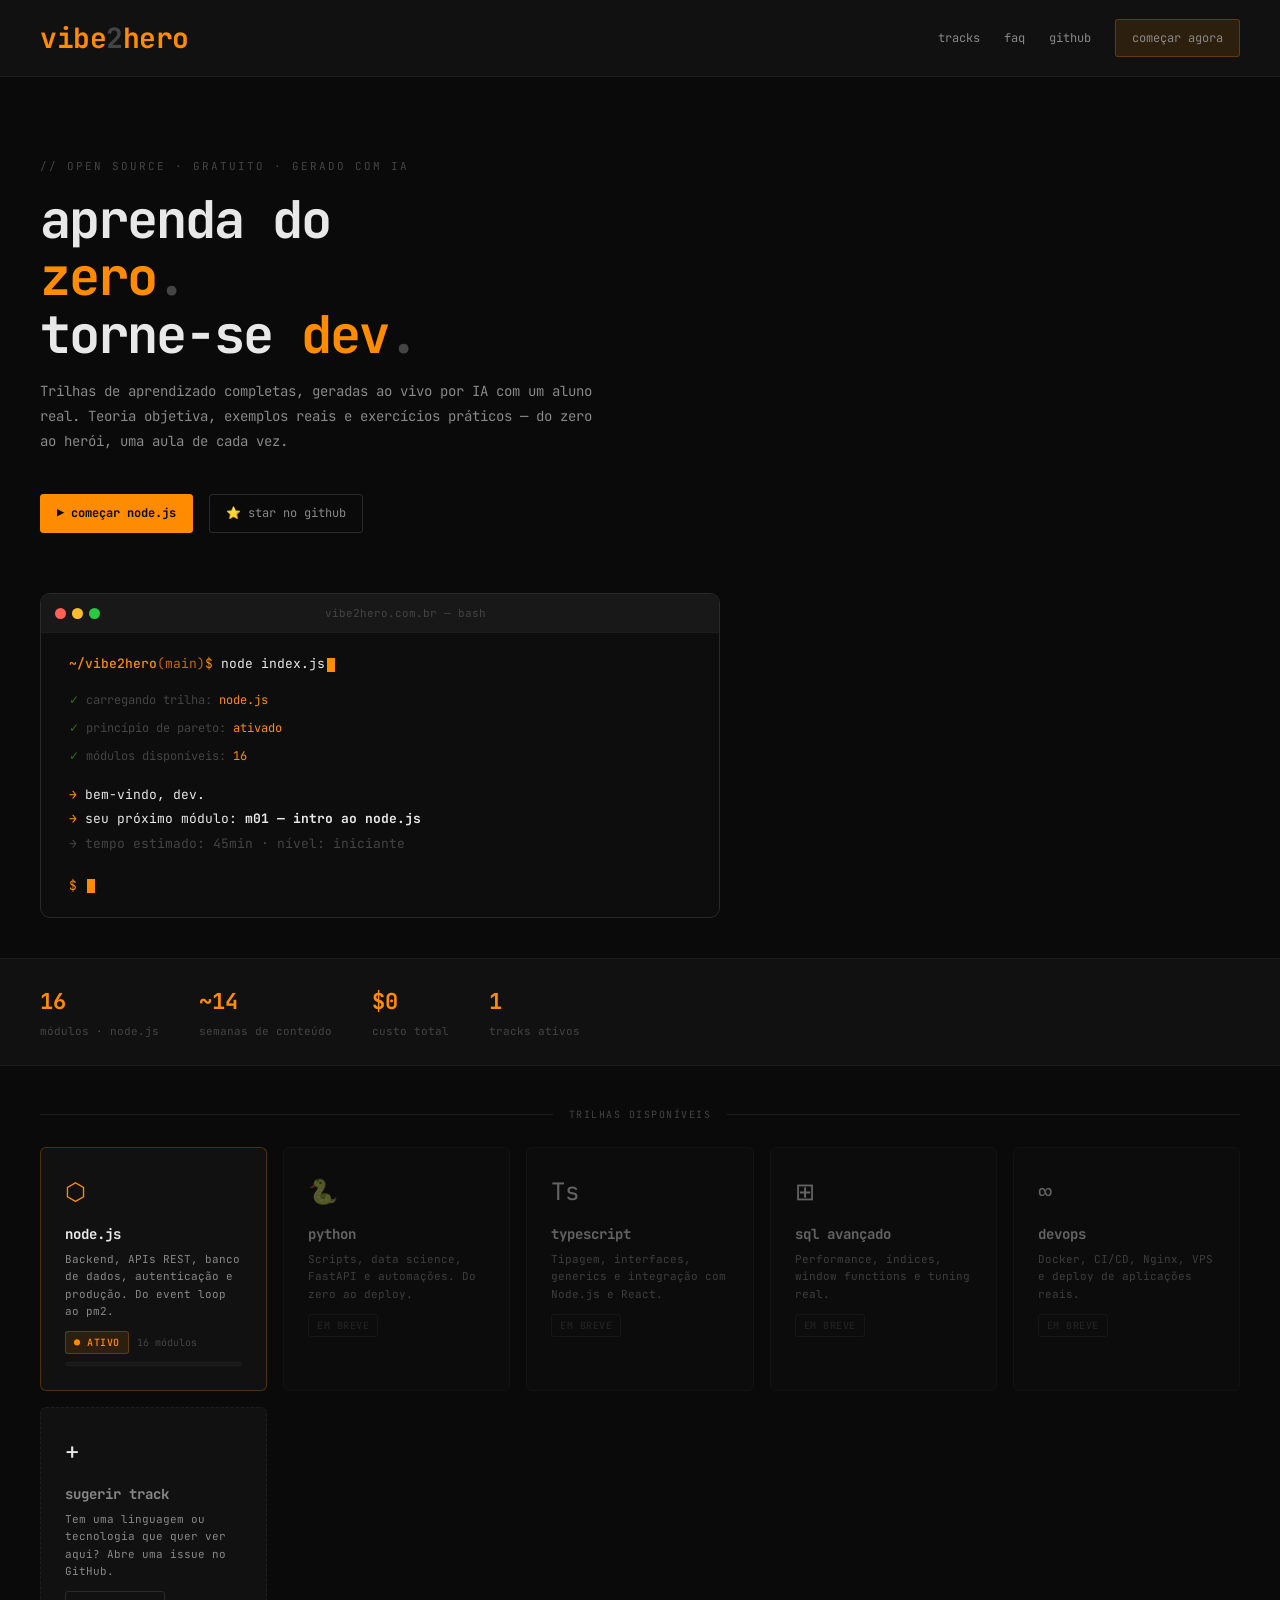
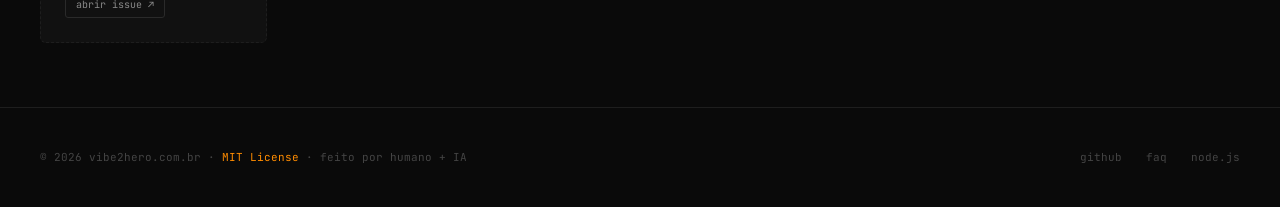
<file: index.html>
<!DOCTYPE html>
<html lang="pt-BR">
<head>
  <meta charset="UTF-8">
  <meta name="viewport" content="width=device-width, initial-scale=1.0">
  <meta name="description" content="vibe2hero — aprenda programação do zero com trilhas geradas por IA. Gratuito, open source, em português.">
  <title>vibe2hero — aprenda do zero. torne-se dev.</title>
  <link rel="stylesheet" href="assets/css/global.css">
  <style>
    /* Estilos exclusivos da home */
    .hero {
      padding: 80px var(--space-xl) 60px;
      max-width: 860px;
    }
    .hero__eyebrow {
      font-size: 11px;
      color: var(--text-muted);
      text-transform: uppercase;
      letter-spacing: 2px;
      margin-bottom: var(--space-md);
    }
    .hero__title {
      font-size: 52px;
      font-weight: 700;
      line-height: 1.1;
      letter-spacing: -2px;
      margin-bottom: var(--space-md);
    }
    .hero__title .accent { color: var(--orange); }
    .hero__title .dim    { color: var(--text-muted); }
    .hero__sub {
      font-size: 14px;
      color: var(--text-secondary);
      line-height: 1.8;
      max-width: 560px;
      margin-bottom: var(--space-xl);
    }
    .hero__actions { display: flex; gap: var(--space-md); flex-wrap: wrap; }

    .terminal-hero {
      margin: 0 var(--space-xl) var(--space-xl);
      max-width: 680px;
    }

    .tracks-section {
      padding: 0 var(--space-xl) var(--space-2xl);
    }
    .tracks-section__header {
      margin-bottom: var(--space-lg);
    }

    .stats-strip {
      display: flex;
      gap: var(--space-xl);
      padding: var(--space-lg) var(--space-xl);
      border-top: 1px solid var(--border-subtle);
      border-bottom: 1px solid var(--border-subtle);
      margin-bottom: var(--space-xl);
      background: var(--bg-surface);
    }
    .stat { }
    .stat__num   { font-size: 22px; font-weight: 700; color: var(--orange); }
    .stat__label { font-size: 11px; color: var(--text-muted); margin-top: 2px; }

    .footer {
      padding: var(--space-xl);
      border-top: 1px solid var(--border-subtle);
      display: flex;
      align-items: center;
      justify-content: space-between;
      flex-wrap: wrap;
      gap: var(--space-md);
    }
    .footer__copy { font-size: 11px; color: var(--text-muted); }
    .footer__links { display: flex; gap: var(--space-lg); }
    .footer__links a { font-size: 11px; color: var(--text-muted); }
    .footer__links a:hover { color: var(--orange); opacity: 1; }

    .nav {
      display: flex;
      align-items: center;
      padding: 14px var(--space-xl);
      border-bottom: 1px solid var(--border-subtle);
      background: var(--bg-surface);
      position: sticky;
      top: 0;
      z-index: 100;
    }
    .nav__logo { flex: 1; }
    .nav__links { display: flex; gap: var(--space-lg); align-items: center; }
    .nav__links a { font-size: 12px; color: var(--text-secondary); }
    .nav__links a:hover { color: var(--orange); opacity: 1; }
  </style>
</head>
<body>

  <!-- NAV -->
  <nav class="nav">
    <div class="nav__logo">
      <span class="t-logo">
        <span>vibe</span><span style="color:var(--text-muted)">2</span><span>hero</span>
      </span>
    </div>
    <div class="nav__links">
      <a href="#tracks">tracks</a>
      <a href="faq/index.html">faq</a>
      <a href="https://github.com/seuusuario/vibe2hero" target="_blank">github</a>
      <a href="tracks/nodejs/index.html" class="btn btn--orange-ghost">começar agora</a>
    </div>
  </nav>

  <!-- HERO -->
  <section class="hero">
    <p class="hero__eyebrow">// open source · gratuito · gerado com ia</p>
    <h1 class="hero__title">
      aprenda do<br>
      <span class="accent">zero</span><span class="dim">.</span><br>
      torne-se <span class="accent">dev</span><span class="dim">.</span>
    </h1>
    <p class="hero__sub">
      Trilhas de aprendizado completas, geradas ao vivo por IA com um aluno real.
      Teoria objetiva, exemplos reais e exercícios práticos — do zero ao herói,
      uma aula de cada vez.
    </p>
    <div class="hero__actions">
      <a href="tracks/nodejs/index.html" class="btn btn--primary">▶ começar node.js</a>
      <a href="https://github.com/seuusuario/vibe2hero" class="btn btn--ghost" target="_blank">⭐ star no github</a>
    </div>
  </section>

  <!-- TERMINAL ANIMADO -->
  <div class="terminal-hero">
    <div class="terminal">
      <div class="terminal__bar">
        <div class="terminal__dot terminal__dot--r"></div>
        <div class="terminal__dot terminal__dot--y"></div>
        <div class="terminal__dot terminal__dot--g"></div>
        <span class="terminal__title">vibe2hero.com.br — bash</span>
      </div>
      <div class="terminal__body" style="padding: 20px 28px;">
        <div class="prompt" style="margin-bottom:4px;">
          <span class="prompt__dir">~/vibe2hero</span>
          <span class="prompt__git"> (main)</span>
          <span class="prompt__sym"> $ </span>
          <span class="prompt__cmd">node index.js</span>
        </div>
        <div style="margin-top:14px; margin-left: 0;">
          <div style="font-size:12px; color: var(--text-muted); margin-bottom:8px;">
            <span style="color:#3b6d11;">✓</span> carregando trilha: <span style="color:var(--orange);">node.js</span>
          </div>
          <div style="font-size:12px; color: var(--text-muted); margin-bottom:8px;">
            <span style="color:#3b6d11;">✓</span> princípio de pareto: <span style="color:var(--orange);">ativado</span>
          </div>
          <div style="font-size:12px; color: var(--text-muted); margin-bottom:16px;">
            <span style="color:#3b6d11;">✓</span> módulos disponíveis: <span style="color:var(--orange);">16</span>
          </div>
          <div style="font-size:13px; color: var(--text-primary); line-height:1.9;">
            <span style="color:var(--orange);">→</span> bem-vindo, dev.<br>
            <span style="color:var(--orange);">→</span> seu próximo módulo: <span style="color:#e8e8e8; font-weight:700;">m01 — intro ao node.js</span><br>
            <span style="color:var(--text-muted);">→ tempo estimado: 45min · nível: iniciante</span>
          </div>
        </div>
        <div class="prompt" style="margin-top:18px;">
          <span class="prompt__sym">$ </span>
          <span class="prompt__cursor"></span>
        </div>
      </div>
    </div>
  </div>

  <!-- STATS -->
  <div class="stats-strip">
    <div class="stat">
      <div class="stat__num">16</div>
      <div class="stat__label">módulos · node.js</div>
    </div>
    <div class="stat">
      <div class="stat__num">~14</div>
      <div class="stat__label">semanas de conteúdo</div>
    </div>
    <div class="stat">
      <div class="stat__num">$0</div>
      <div class="stat__label">custo total</div>
    </div>
    <div class="stat">
      <div class="stat__num" id="stat-tracks">1</div>
      <div class="stat__label">tracks ativos</div>
    </div>
  </div>

  <!-- TRACKS -->
  <section class="tracks-section" id="tracks">
    <div class="tracks-section__header">
      <div class="section-divider">
        <span class="section-divider__label">trilhas disponíveis</span>
      </div>
    </div>

    <div class="track-grid">

      <!-- Node.js — ativo -->
      <a href="tracks/nodejs/index.html" class="track-card track-card--active">
        <div class="track-card__icon">⬡</div>
        <div class="track-card__name">node.js</div>
        <div class="track-card__desc">
          Backend, APIs REST, banco de dados, autenticação e produção.
          Do event loop ao pm2.
        </div>
        <div style="margin-top:10px; display:flex; align-items:center; gap:8px;">
          <span class="badge badge--track">● ativo</span>
          <span style="font-size:10px; color:var(--text-muted);">16 módulos</span>
        </div>
        <div class="progress mt-sm">
          <div class="progress__track">
            <div class="progress__fill" id="nodejs-progress" style="width:0%"></div>
          </div>
        </div>
      </a>

      <!-- Python — em breve -->
      <div class="track-card track-card--soon">
        <div class="track-card__icon">🐍</div>
        <div class="track-card__name">python</div>
        <div class="track-card__desc">
          Scripts, data science, FastAPI e automações.
          Do zero ao deploy.
        </div>
        <div style="margin-top:10px;">
          <span class="badge badge--soon">em breve</span>
        </div>
      </div>

      <!-- TypeScript — em breve -->
      <div class="track-card track-card--soon">
        <div class="track-card__icon">Ts</div>
        <div class="track-card__name">typescript</div>
        <div class="track-card__desc">
          Tipagem, interfaces, generics e integração com Node.js e React.
        </div>
        <div style="margin-top:10px;">
          <span class="badge badge--soon">em breve</span>
        </div>
      </div>

      <!-- SQL Avançado — em breve -->
      <div class="track-card track-card--soon">
        <div class="track-card__icon">⊞</div>
        <div class="track-card__name">sql avançado</div>
        <div class="track-card__desc">
          Performance, índices, window functions e tuning real.
        </div>
        <div style="margin-top:10px;">
          <span class="badge badge--soon">em breve</span>
        </div>
      </div>

      <!-- DevOps — em breve -->
      <div class="track-card track-card--soon">
        <div class="track-card__icon">∞</div>
        <div class="track-card__name">devops</div>
        <div class="track-card__desc">
          Docker, CI/CD, Nginx, VPS e deploy de aplicações reais.
        </div>
        <div style="margin-top:10px;">
          <span class="badge badge--soon">em breve</span>
        </div>
      </div>

      <!-- Contribua — card especial -->
      <div class="track-card" style="border-style:dashed; cursor:default;">
        <div class="track-card__icon">+</div>
        <div class="track-card__name" style="color:var(--text-secondary);">sugerir track</div>
        <div class="track-card__desc">
          Tem uma linguagem ou tecnologia que quer ver aqui?
          Abre uma issue no GitHub.
        </div>
        <div style="margin-top:10px;">
          <a href="https://github.com/seuusuario/vibe2hero/issues" target="_blank" class="btn btn--ghost" style="font-size:10px; padding:4px 10px;">abrir issue ↗</a>
        </div>
      </div>

    </div>
  </section>

  <!-- FOOTER -->
  <footer class="footer">
    <span class="footer__copy">
      © 2026 vibe2hero.com.br · <span style="color:var(--orange);">MIT License</span> · feito por humano + IA
    </span>
    <div class="footer__links">
      <a href="https://github.com/seuusuario/vibe2hero" target="_blank">github</a>
      <a href="faq/index.html">faq</a>
      <a href="tracks/nodejs/index.html">node.js</a>
    </div>
  </footer>

  <script src="assets/js/app.js"></script>
</body>
</html>
</file>
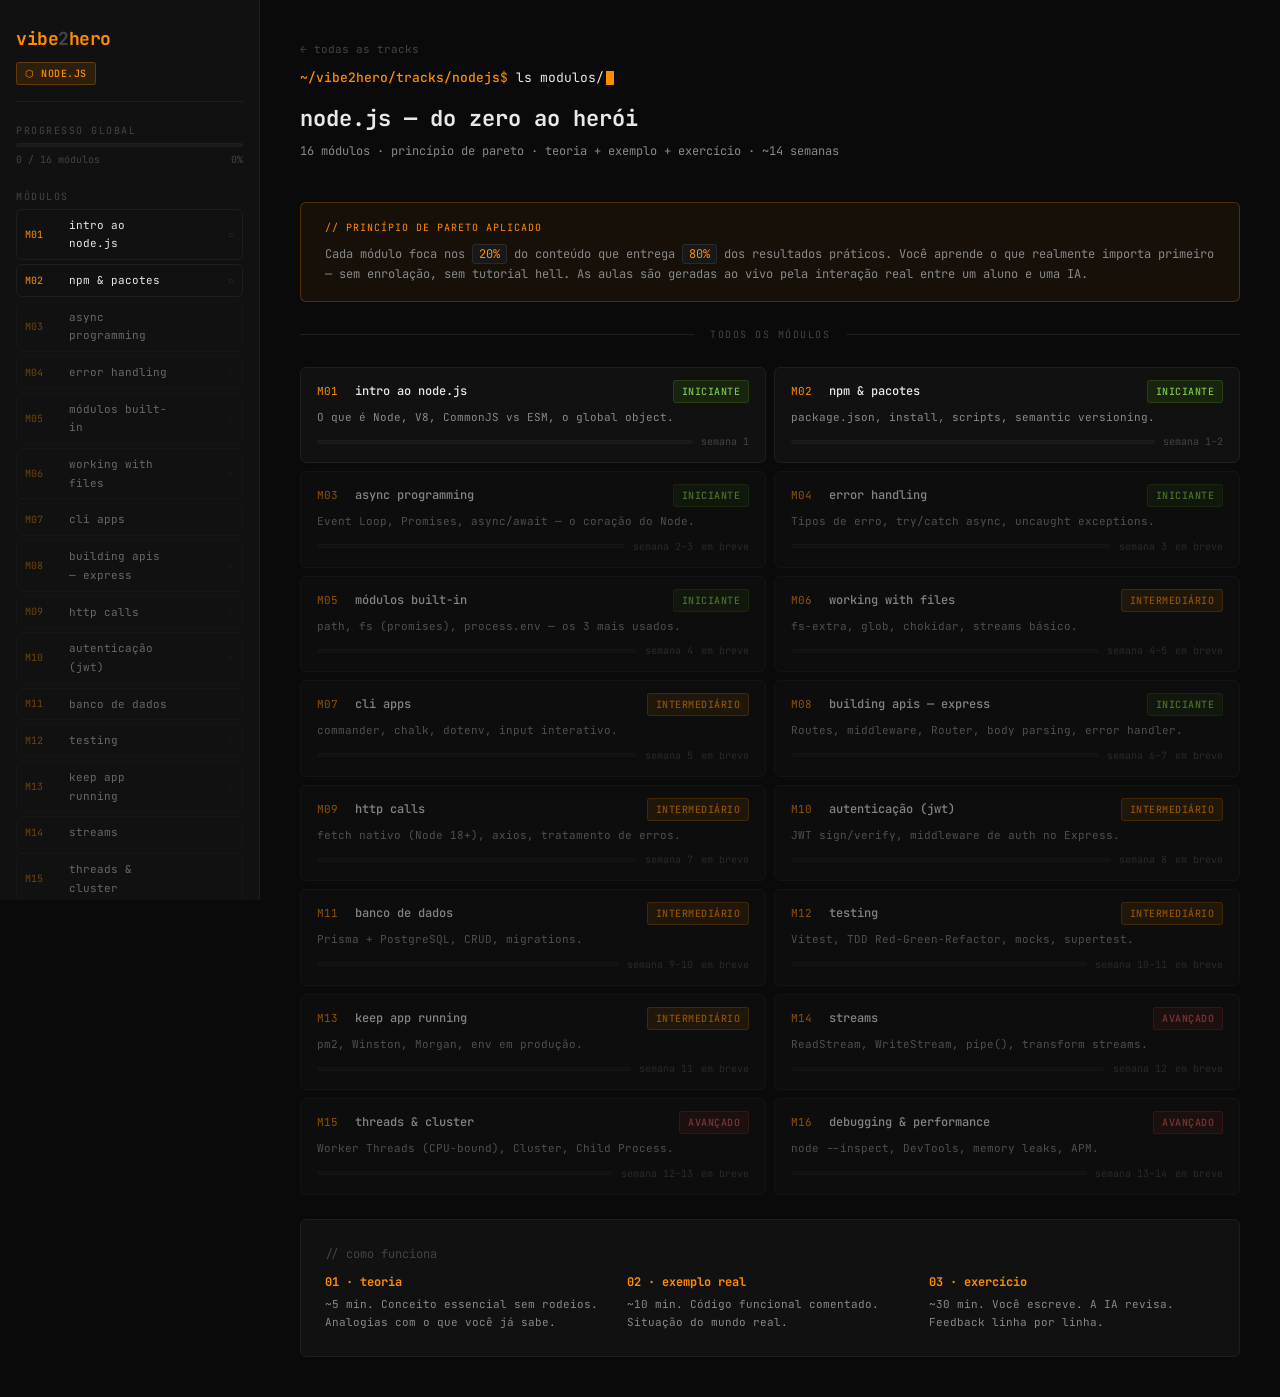
<file: tracks/nodejs/index.html>
<!DOCTYPE html>
<html lang="pt-BR">
<head>
  <meta charset="UTF-8">
  <meta name="viewport" content="width=device-width, initial-scale=1.0">
  <meta name="description" content="Aprenda Node.js do zero com o princípio de Pareto. 16 módulos, gratuito, em português.">
  <title>node.js — vibe2hero</title>
  <link rel="stylesheet" href="../../assets/css/global.css">
  <style>
    .page-wrap {
      display: grid;
      grid-template-columns: var(--sidebar-w) 1fr;
      min-height: 100vh;
    }

    /* SIDEBAR */
    .sidebar {
      background: var(--bg-surface);
      border-right: 1px solid var(--border-subtle);
      padding: var(--space-lg) var(--space-md);
      position: sticky;
      top: 0;
      height: 100vh;
      overflow-y: auto;
      display: flex;
      flex-direction: column;
      gap: var(--space-md);
    }
    .sidebar__logo { padding-bottom: var(--space-md); border-bottom: 1px solid var(--border-subtle); }
    .sidebar__section-label {
      font-size: 10px;
      color: var(--text-muted);
      text-transform: uppercase;
      letter-spacing: 1.5px;
      padding: var(--space-xs) 0;
    }
    .sidebar__modules { display: flex; flex-direction: column; gap: 4px; }
    .sidebar__progress { margin-top: auto; padding-top: var(--space-md); border-top: 1px solid var(--border-subtle); }

    /* MAIN */
    .main { padding: var(--space-xl); }
    .main__header { margin-bottom: var(--space-xl); }
    .main__header-top {
      display: flex;
      align-items: center;
      gap: var(--space-md);
      margin-bottom: var(--space-sm);
    }
    .back-link { font-size: 11px; color: var(--text-muted); }
    .back-link:hover { color: var(--orange); opacity: 1; }

    /* GRID DE MÓDULOS */
    .modules-grid {
      display: grid;
      grid-template-columns: 1fr 1fr;
      gap: 8px;
      margin-top: var(--space-lg);
    }
    .module-item {
      background: var(--bg-surface);
      border: 1px solid var(--border-subtle);
      border-radius: var(--radius-md);
      padding: 12px var(--space-md);
      text-decoration: none;
      display: block;
      transition: all var(--transition);
    }
    .module-item:hover { border-color: var(--orange-border); background: var(--bg-elevated); opacity: 1; }
    .module-item__top { display: flex; align-items: center; gap: 8px; margin-bottom: 6px; }
    .module-item__num { font-size: 11px; color: var(--orange); min-width: 30px; }
    .module-item__name { font-size: 12px; color: var(--text-primary); font-weight: 500; flex: 1; }
    .module-item__desc { font-size: 11px; color: var(--text-secondary); line-height: 1.5; margin-bottom: 8px; }
    .module-item__footer { display: flex; align-items: center; gap: 8px; }
    .module-item__weeks { font-size: 10px; color: var(--text-muted); }

    /* INFO CARD */
    .info-card {
      background: var(--bg-surface);
      border: 1px solid var(--border-subtle);
      border-radius: var(--radius-md);
      padding: var(--space-lg);
      margin-top: var(--space-lg);
    }
    .info-card__title { font-size: 12px; color: var(--text-muted); margin-bottom: var(--space-sm); }

    /* PARETO BOX */
    .pareto-box {
      background: rgba(255,140,0,0.05);
      border: 1px solid var(--orange-border);
      border-radius: var(--radius-md);
      padding: var(--space-md) var(--space-lg);
      margin-top: var(--space-lg);
    }
    .pareto-box__label { font-size: 10px; color: var(--orange); text-transform: uppercase; letter-spacing: 1px; margin-bottom: 8px; }
    .pareto-box__text  { font-size: 12px; color: var(--text-secondary); line-height: 1.7; }
  </style>
</head>
<body>

<div class="page-wrap">

  <!-- SIDEBAR -->
  <aside class="sidebar">
    <div class="sidebar__logo">
      <a href="../../index.html" style="text-decoration:none;">
        <span class="t-logo" style="font-size:18px;">
          <span>vibe</span><span style="color:var(--text-muted)">2</span><span>hero</span>
        </span>
      </a>
      <div style="margin-top:6px;">
        <span class="badge badge--track">⬡ node.js</span>
      </div>
    </div>

    <div>
      <div class="sidebar__section-label">progresso global</div>
      <div class="progress">
        <div class="progress__track">
          <div class="progress__fill" id="sidebar-progress-fill" style="width:0%"></div>
        </div>
        <div class="progress__label">
          <span id="sidebar-done">0 / 16 módulos</span>
          <span id="sidebar-pct">0%</span>
        </div>
      </div>
    </div>

    <div>
      <div class="sidebar__section-label">módulos</div>
      <div class="sidebar__modules" id="sidebar-modules">
        <!-- gerado via JS -->
      </div>
    </div>

    <div class="sidebar__progress">
      <a href="../../faq/index.html" style="font-size:11px; color:var(--text-muted);">dúvidas frequentes →</a>
    </div>
  </aside>

  <!-- MAIN -->
  <main class="main">

    <div class="main__header">
      <div class="main__header-top">
        <a href="../../index.html" class="back-link">← todas as tracks</a>
      </div>

      <div class="prompt" style="margin-bottom:var(--space-md);">
        <span class="prompt__dir">~/vibe2hero/tracks/nodejs</span>
        <span class="prompt__sym"> $ </span>
        <span class="prompt__cmd">ls modulos/</span>
      </div>

      <h1 class="t-h1">node.js — do zero ao herói</h1>
      <p class="t-muted" style="margin-top:8px; line-height:1.7;">
        16 módulos · princípio de pareto · teoria + exemplo + exercício · ~14 semanas
      </p>
    </div>

    <!-- PARETO BOX -->
    <div class="pareto-box">
      <div class="pareto-box__label">// princípio de pareto aplicado</div>
      <div class="pareto-box__text">
        Cada módulo foca nos <code>20%</code> do conteúdo que entrega <code>80%</code> dos resultados práticos.
        Você aprende o que realmente importa primeiro — sem enrolação, sem tutorial hell.
        As aulas são geradas ao vivo pela interação real entre um aluno e uma IA.
      </div>
    </div>

    <!-- GRID DE MÓDULOS -->
    <div class="section-divider mt-lg">
      <span class="section-divider__label">todos os módulos</span>
    </div>

    <div class="modules-grid" id="modules-grid">
      <!-- gerado via JS -->
    </div>

    <!-- INFO -->
    <div class="info-card mt-lg">
      <div class="info-card__title">// como funciona</div>
      <div style="display:grid; grid-template-columns:1fr 1fr 1fr; gap:var(--space-md); margin-top:var(--space-sm);">
        <div>
          <div style="color:var(--orange); font-size:12px; font-weight:700; margin-bottom:4px;">01 · teoria</div>
          <div style="font-size:11px; color:var(--text-secondary); line-height:1.6;">~5 min. Conceito essencial sem rodeios. Analogias com o que você já sabe.</div>
        </div>
        <div>
          <div style="color:var(--orange); font-size:12px; font-weight:700; margin-bottom:4px;">02 · exemplo real</div>
          <div style="font-size:11px; color:var(--text-secondary); line-height:1.6;">~10 min. Código funcional comentado. Situação do mundo real.</div>
        </div>
        <div>
          <div style="color:var(--orange); font-size:12px; font-weight:700; margin-bottom:4px;">03 · exercício</div>
          <div style="font-size:11px; color:var(--text-secondary); line-height:1.6;">~30 min. Você escreve. A IA revisa. Feedback linha por linha.</div>
        </div>
      </div>
    </div>

  </main>
</div>

<script src="../../assets/js/app.js"></script>
<script>
  const MODULES = [
    { id:'m01', num:'M01', name:'intro ao node.js',      level:'begin', desc:'O que é Node, V8, CommonJS vs ESM, o global object.',        weeks:'semana 1',    topics:5, href:'modulos/m01-intro/index.html' },
    { id:'m02', num:'M02', name:'npm & pacotes',          level:'begin', desc:'package.json, install, scripts, semantic versioning.',       weeks:'semana 1–2',  topics:5, href:'modulos/m02-npm/index.html' },
    { id:'m03', num:'M03', name:'async programming',      level:'begin', desc:'Event Loop, Promises, async/await — o coração do Node.',    weeks:'semana 2–3',  topics:5, href:'#' },
    { id:'m04', num:'M04', name:'error handling',         level:'begin', desc:'Tipos de erro, try/catch async, uncaught exceptions.',       weeks:'semana 3',    topics:5, href:'#' },
    { id:'m05', num:'M05', name:'módulos built-in',       level:'begin', desc:'path, fs (promises), process.env — os 3 mais usados.',      weeks:'semana 4',    topics:5, href:'#' },
    { id:'m06', num:'M06', name:'working with files',     level:'inter', desc:'fs-extra, glob, chokidar, streams básico.',                  weeks:'semana 4–5',  topics:5, href:'#' },
    { id:'m07', num:'M07', name:'cli apps',               level:'inter', desc:'commander, chalk, dotenv, input interativo.',               weeks:'semana 5',    topics:5, href:'#' },
    { id:'m08', num:'M08', name:'building apis — express',level:'begin', desc:'Routes, middleware, Router, body parsing, error handler.',  weeks:'semana 6–7',  topics:5, href:'#' },
    { id:'m09', num:'M09', name:'http calls',             level:'inter', desc:'fetch nativo (Node 18+), axios, tratamento de erros.',      weeks:'semana 7',    topics:5, href:'#' },
    { id:'m10', num:'M10', name:'autenticação (jwt)',      level:'inter', desc:'JWT sign/verify, middleware de auth no Express.',           weeks:'semana 8',    topics:5, href:'#' },
    { id:'m11', num:'M11', name:'banco de dados',         level:'inter', desc:'Prisma + PostgreSQL, CRUD, migrations.',                   weeks:'semana 9–10', topics:5, href:'#' },
    { id:'m12', num:'M12', name:'testing',                level:'inter', desc:'Vitest, TDD Red-Green-Refactor, mocks, supertest.',        weeks:'semana 10–11',topics:5, href:'#' },
    { id:'m13', num:'M13', name:'keep app running',       level:'inter', desc:'pm2, Winston, Morgan, env em produção.',                   weeks:'semana 11',   topics:5, href:'#' },
    { id:'m14', num:'M14', name:'streams',                level:'adv',   desc:'ReadStream, WriteStream, pipe(), transform streams.',      weeks:'semana 12',   topics:5, href:'#' },
    { id:'m15', num:'M15', name:'threads & cluster',      level:'adv',   desc:'Worker Threads (CPU-bound), Cluster, Child Process.',      weeks:'semana 12–13',topics:5, href:'#' },
    { id:'m16', num:'M16', name:'debugging & performance',level:'adv',   desc:'node --inspect, DevTools, memory leaks, APM.',            weeks:'semana 13–14',topics:5, href:'#' },
  ];

  const BADGE = { begin:'badge--begin', inter:'badge--inter', adv:'badge--adv' };
  const BADGE_LABEL = { begin:'iniciante', inter:'intermediário', adv:'avançado' };

  Progress.load();

  function renderGrid() {
    const grid = document.getElementById('modules-grid');
    grid.innerHTML = MODULES.map(m => {
      const done = Progress.countModule('nodejs', m.id, m.topics);
      const pct  = Math.round(done / m.topics * 100);
      const available = m.href !== '#';
      const cls = available ? '' : 'style="opacity:0.55; pointer-events:none;"';
      return `
        <a href="${m.href}" class="module-item" ${cls}>
          <div class="module-item__top">
            <span class="module-item__num">${m.num}</span>
            <span class="module-item__name">${m.name}</span>
            <span class="badge ${BADGE[m.level]}">${BADGE_LABEL[m.level]}</span>
          </div>
          <div class="module-item__desc">${m.desc}</div>
          <div class="module-item__footer">
            <div class="progress" style="flex:1;">
              <div class="progress__track">
                <div class="progress__fill" style="width:${pct}%"></div>
              </div>
            </div>
            <span class="module-item__weeks">${m.weeks}</span>
            ${!available ? '<span style="font-size:10px;color:var(--text-muted);">em breve</span>' : ''}
          </div>
        </a>`;
    }).join('');
  }

  function renderSidebar() {
    const sb = document.getElementById('sidebar-modules');
    sb.innerHTML = MODULES.map(m => {
      const done = Progress.countModule('nodejs', m.id, m.topics);
      const allDone = done === m.topics;
      const statusClass = allDone ? 'module-card__status--done' : (done > 0 ? 'module-card__status--active' : 'module-card__status--locked');
      const statusText  = allDone ? '✓ feito' : (done > 0 ? `● ${done}/${m.topics}` : '○');
      const available = m.href !== '#';
      return `
        <a href="${available ? m.href : '#'}" class="module-card" style="font-size:11px; padding:6px 8px; ${!available ? 'opacity:0.4;pointer-events:none;' : ''}">
          <span class="module-card__num" style="font-size:10px;">${m.num}</span>
          <span class="module-card__name" style="font-size:11px;">${m.name}</span>
          <span class="module-card__status ${statusClass}" style="font-size:10px;">${statusText}</span>
        </a>`;
    }).join('');
  }

  function renderGlobalProgress() {
    const total = MODULES.reduce((a, m) => a + m.topics, 0);
    let done = 0;
    MODULES.forEach(m => { done += Progress.countModule('nodejs', m.id, m.topics); });
    const pct = Math.round(done / total * 100);
    const modDone = MODULES.filter(m => Progress.countModule('nodejs', m.id, m.topics) === m.topics).length;

    document.getElementById('sidebar-progress-fill').style.width = pct + '%';
    document.getElementById('sidebar-done').textContent = `${modDone} / ${MODULES.length} módulos`;
    document.getElementById('sidebar-pct').textContent = pct + '%';
  }

  renderGrid();
  renderSidebar();
  renderGlobalProgress();
</script>
</body>
</html>
</file>
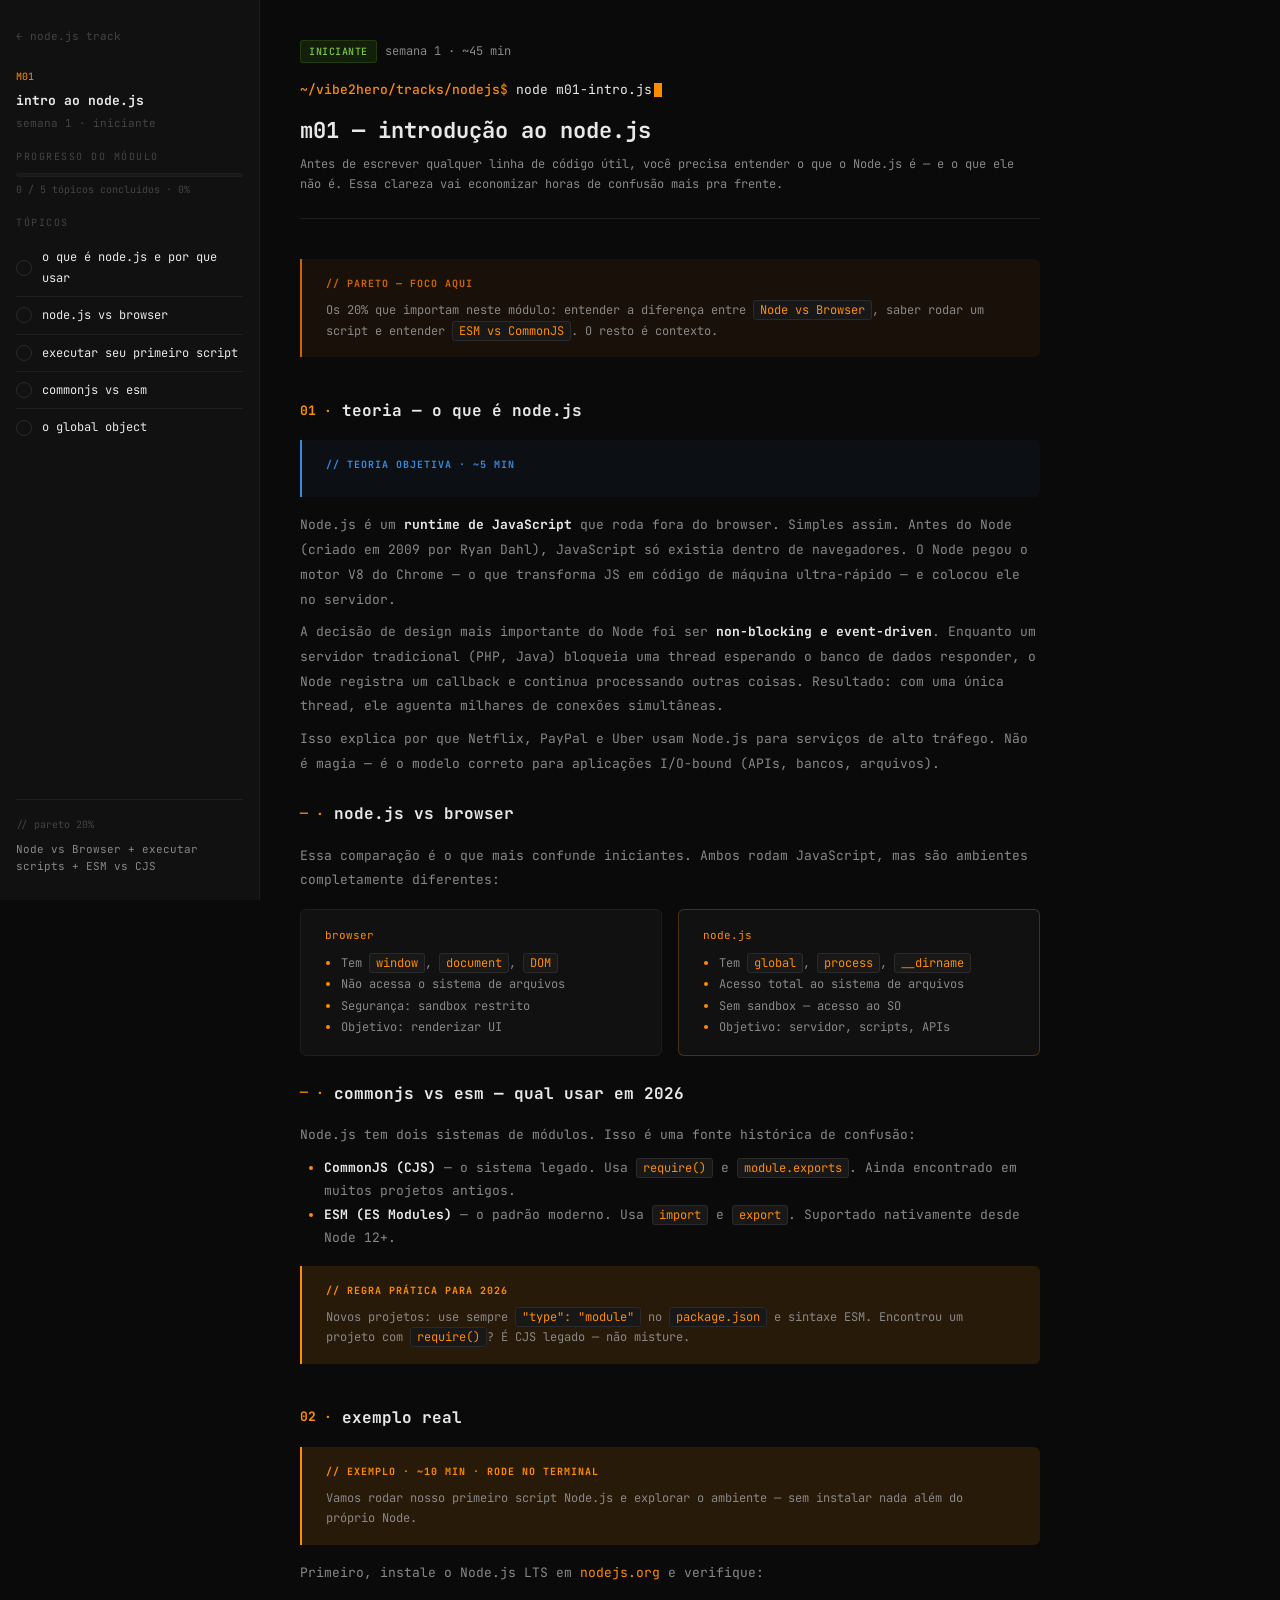
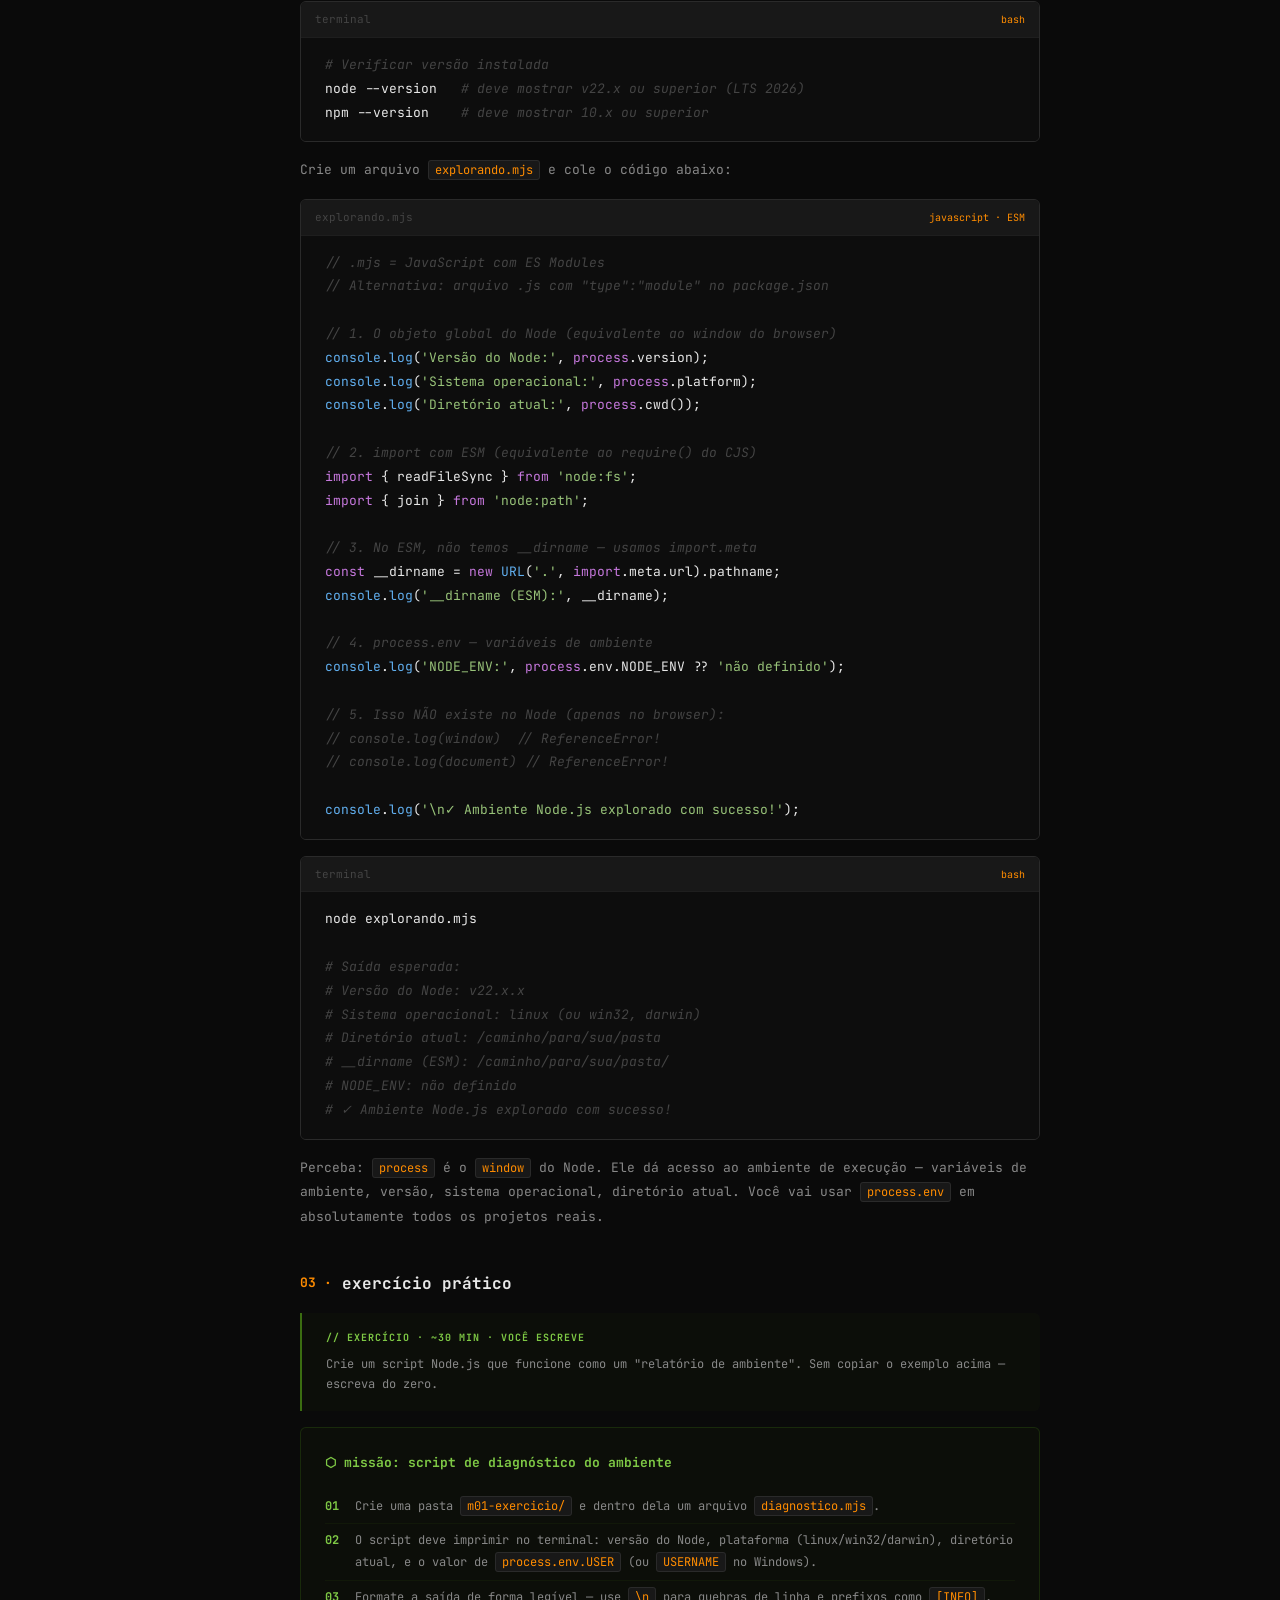
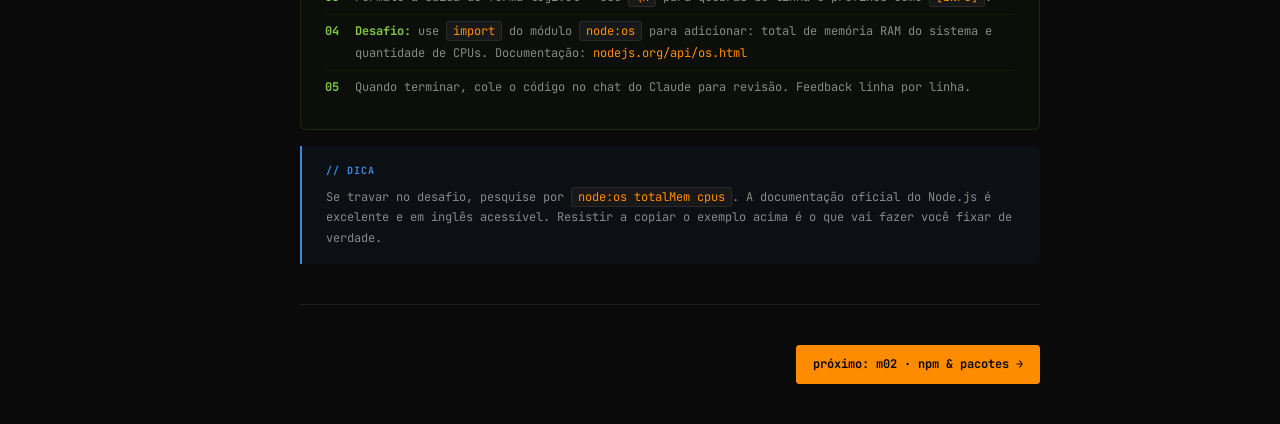
<file: tracks/nodejs/modulos/m01-intro/index.html>
<!DOCTYPE html>
<html lang="pt-BR">
<head>
  <meta charset="UTF-8">
  <meta name="viewport" content="width=device-width, initial-scale=1.0">
  <meta name="description" content="Módulo 01 — Introdução ao Node.js. O que é, por que usar, Node vs Browser, CommonJS vs ESM.">
  <title>M01 · intro ao node.js — vibe2hero</title>
  <link rel="stylesheet" href="../../../../assets/css/global.css">
  <style>
    .page-wrap { display:grid; grid-template-columns:var(--sidebar-w) 1fr; min-height:100vh; }

    /* SIDEBAR */
    .sidebar {
      background:var(--bg-surface);
      border-right:1px solid var(--border-subtle);
      padding:var(--space-lg) var(--space-md);
      position:sticky; top:0; height:100vh; overflow-y:auto;
      display:flex; flex-direction:column; gap:var(--space-md);
    }
    .sidebar__back { font-size:11px; color:var(--text-muted); }
    .sidebar__back:hover { color:var(--orange); opacity:1; }
    .sidebar__mod-title { font-size:13px; font-weight:700; color:var(--text-primary); line-height:1.4; }
    .sidebar__section-label { font-size:10px; color:var(--text-muted); text-transform:uppercase; letter-spacing:1.5px; }
    .sidebar__bottom { margin-top:auto; display:flex; flex-direction:column; gap:var(--space-sm); border-top:1px solid var(--border-subtle); padding-top:var(--space-md); }

    /* MAIN */
    .main { padding:var(--space-xl); max-width:820px; }
    .lesson-header { margin-bottom:var(--space-xl); padding-bottom:var(--space-lg); border-bottom:1px solid var(--border-subtle); }
    .lesson-badge { display:flex; align-items:center; gap:8px; margin-bottom:var(--space-md); }

    /* SEÇÕES */
    .lesson-section { margin-bottom:var(--space-xl); }
    .lesson-section h2 { font-size:16px; font-weight:700; color:var(--text-primary); margin-bottom:var(--space-md); display:flex; align-items:center; gap:10px; }
    .lesson-section h2 .section-num { color:var(--orange); font-size:13px; }
    .lesson-section p { font-size:13px; color:var(--text-secondary); line-height:1.9; margin-bottom:var(--space-sm); }
    .lesson-section ul { margin:var(--space-sm) 0 var(--space-md) var(--space-lg); }
    .lesson-section ul li { font-size:13px; color:var(--text-secondary); line-height:1.8; list-style:disc; }
    .lesson-section ul li::marker { color:var(--orange); }

    /* CODE BLOCK */
    .code-block { background:#0d0d0d; border:1px solid var(--border-mid); border-radius:var(--radius-md); overflow:hidden; margin:var(--space-md) 0; }
    .code-block__bar { background:var(--bg-elevated); padding:8px 14px; display:flex; align-items:center; justify-content:space-between; border-bottom:1px solid var(--border-subtle); }
    .code-block__filename { font-size:11px; color:var(--text-muted); }
    .code-block__lang { font-size:10px; color:var(--orange); }
    .code-block pre { border:none; border-radius:0; margin:0; }

    /* EXERCÍCIO */
    .exercise-box { background:rgba(59,109,17,0.05); border:1px solid rgba(59,109,17,0.3); border-radius:var(--radius-md); padding:var(--space-lg); }
    .exercise-box__title { font-size:13px; font-weight:700; color:#7ec845; margin-bottom:var(--space-md); display:flex; align-items:center; gap:8px; }
    .exercise-box__step { font-size:12px; color:var(--text-secondary); line-height:1.8; padding:6px 0; border-bottom:1px solid rgba(59,109,17,0.1); display:flex; gap:10px; }
    .exercise-box__step:last-child { border-bottom:none; }
    .exercise-box__step-num { color:#7ec845; font-weight:700; min-width:20px; }

    /* NAV BOTTOM */
    .lesson-nav { display:flex; justify-content:flex-end; padding-top:var(--space-xl); border-top:1px solid var(--border-subtle); margin-top:var(--space-xl); }
  </style>
</head>
<body>

<div class="page-wrap">

  <!-- SIDEBAR -->
  <aside class="sidebar">
    <div>
      <a href="../../index.html" class="sidebar__back">← node.js track</a>
      <div style="margin-top:var(--space-md);">
        <span style="font-size:10px; color:var(--orange);">M01</span>
        <div class="sidebar__mod-title" style="margin-top:4px;">intro ao node.js</div>
        <div style="font-size:11px; color:var(--text-muted); margin-top:4px;">semana 1 · iniciante</div>
      </div>
    </div>

    <div>
      <div class="sidebar__section-label" style="margin-bottom:8px;">progresso do módulo</div>
      <div class="progress">
        <div class="progress__track">
          <div class="progress__fill" id="module-progress-fill" style="width:0%"></div>
        </div>
        <div class="progress__label">
          <span id="module-progress-label">0 / 5 tópicos concluídos · 0%</span>
        </div>
      </div>
    </div>

    <div>
      <div class="sidebar__section-label" style="margin-bottom:8px;">tópicos</div>
      <div class="topic-check" data-track="nodejs" data-module="m01" data-topic="0">
        <div class="topic-check__box"></div>
        <span>o que é node.js e por que usar</span>
      </div>
      <div class="topic-check" data-track="nodejs" data-module="m01" data-topic="1">
        <div class="topic-check__box"></div>
        <span>node.js vs browser</span>
      </div>
      <div class="topic-check" data-track="nodejs" data-module="m01" data-topic="2">
        <div class="topic-check__box"></div>
        <span>executar seu primeiro script</span>
      </div>
      <div class="topic-check" data-track="nodejs" data-module="m01" data-topic="3">
        <div class="topic-check__box"></div>
        <span>commonjs vs esm</span>
      </div>
      <div class="topic-check" data-track="nodejs" data-module="m01" data-topic="4">
        <div class="topic-check__box"></div>
        <span>o global object</span>
      </div>
    </div>

    <div class="sidebar__bottom">
      <span style="font-size:10px; color:var(--text-muted);">// pareto 20%</span>
      <span style="font-size:11px; color:var(--text-secondary); line-height:1.6;">
        Node vs Browser + executar scripts + ESM vs CJS
      </span>
    </div>
  </aside>

  <!-- MAIN -->
  <main class="main">

    <!-- HEADER DA AULA -->
    <div class="lesson-header">
      <div class="lesson-badge">
        <span class="badge badge--begin">iniciante</span>
        <span class="t-muted">semana 1 · ~45 min</span>
      </div>
      <div class="prompt" style="margin-bottom:var(--space-md);">
        <span class="prompt__dir">~/vibe2hero/tracks/nodejs</span>
        <span class="prompt__sym"> $ </span>
        <span class="prompt__cmd">node m01-intro.js</span>
      </div>
      <h1 class="t-h1">m01 — introdução ao node.js</h1>
      <p class="t-muted" style="margin-top:8px; line-height:1.7;">
        Antes de escrever qualquer linha de código útil, você precisa entender o que o Node.js é —
        e o que ele não é. Essa clareza vai economizar horas de confusão mais pra frente.
      </p>
    </div>

    <!-- PARETO BOX -->
    <div class="callout callout--pareto">
      <div class="callout__tag">// pareto — foco aqui</div>
      <div style="font-size:12px; color:var(--text-secondary); line-height:1.7;">
        Os 20% que importam neste módulo: entender a diferença entre <code>Node vs Browser</code>,
        saber rodar um script e entender <code>ESM vs CommonJS</code>. O resto é contexto.
      </div>
    </div>

    <!-- ================================================================
         SEÇÃO 1 — TEORIA
    ================================================================ -->
    <div class="lesson-section mt-xl">
      <h2><span class="section-num">01 ·</span> teoria — o que é node.js</h2>

      <div class="callout callout--teoria">
        <div class="callout__tag">// teoria objetiva · ~5 min</div>
      </div>

      <p style="margin-top:var(--space-md);">
        Node.js é um <strong style="color:var(--text-primary);">runtime de JavaScript</strong> que roda fora do browser.
        Simples assim. Antes do Node (criado em 2009 por Ryan Dahl), JavaScript só existia dentro de navegadores.
        O Node pegou o motor V8 do Chrome — o que transforma JS em código de máquina ultra-rápido —
        e colocou ele no servidor.
      </p>

      <p>
        A decisão de design mais importante do Node foi ser <strong style="color:var(--text-primary);">non-blocking e event-driven</strong>.
        Enquanto um servidor tradicional (PHP, Java) bloqueia uma thread esperando o banco de dados responder,
        o Node registra um callback e continua processando outras coisas. Resultado: com uma única thread,
        ele aguenta milhares de conexões simultâneas.
      </p>

      <p>
        Isso explica por que Netflix, PayPal e Uber usam Node.js para serviços de alto tráfego.
        Não é magia — é o modelo correto para aplicações I/O-bound (APIs, bancos, arquivos).
      </p>

      <h2 style="margin-top:var(--space-lg);"><span class="section-num">─ ·</span> node.js vs browser</h2>

      <p>
        Essa comparação é o que mais confunde iniciantes. Ambos rodam JavaScript, mas são ambientes completamente diferentes:
      </p>

      <div style="display:grid; grid-template-columns:1fr 1fr; gap:var(--space-md); margin:var(--space-md) 0;">
        <div class="card">
          <div style="color:var(--orange); font-size:11px; margin-bottom:8px;">browser</div>
          <ul style="margin:0; padding-left:var(--space-md);">
            <li style="font-size:12px; color:var(--text-secondary); line-height:1.8; list-style:disc;">Tem <code>window</code>, <code>document</code>, <code>DOM</code></li>
            <li style="font-size:12px; color:var(--text-secondary); line-height:1.8; list-style:disc;">Não acessa o sistema de arquivos</li>
            <li style="font-size:12px; color:var(--text-secondary); line-height:1.8; list-style:disc;">Segurança: sandbox restrito</li>
            <li style="font-size:12px; color:var(--text-secondary); line-height:1.8; list-style:disc;">Objetivo: renderizar UI</li>
          </ul>
        </div>
        <div class="card card--active">
          <div style="color:var(--orange); font-size:11px; margin-bottom:8px;">node.js</div>
          <ul style="margin:0; padding-left:var(--space-md);">
            <li style="font-size:12px; color:var(--text-secondary); line-height:1.8; list-style:disc;">Tem <code>global</code>, <code>process</code>, <code>__dirname</code></li>
            <li style="font-size:12px; color:var(--text-secondary); line-height:1.8; list-style:disc;">Acesso total ao sistema de arquivos</li>
            <li style="font-size:12px; color:var(--text-secondary); line-height:1.8; list-style:disc;">Sem sandbox — acesso ao SO</li>
            <li style="font-size:12px; color:var(--text-secondary); line-height:1.8; list-style:disc;">Objetivo: servidor, scripts, APIs</li>
          </ul>
        </div>
      </div>

      <h2 style="margin-top:var(--space-lg);"><span class="section-num">─ ·</span> commonjs vs esm — qual usar em 2026</h2>

      <p>
        Node.js tem dois sistemas de módulos. Isso é uma fonte histórica de confusão:
      </p>

      <ul>
        <li><strong style="color:var(--text-primary);">CommonJS (CJS)</strong> — o sistema legado. Usa <code>require()</code> e <code>module.exports</code>. Ainda encontrado em muitos projetos antigos.</li>
        <li><strong style="color:var(--text-primary);">ESM (ES Modules)</strong> — o padrão moderno. Usa <code>import</code> e <code>export</code>. Suportado nativamente desde Node 12+.</li>
      </ul>

      <div class="callout callout--exemplo" style="margin-top:var(--space-md);">
        <div class="callout__tag">// regra prática para 2026</div>
        <div style="font-size:12px; color:var(--text-secondary); line-height:1.7;">
          Novos projetos: use sempre <code>"type": "module"</code> no <code>package.json</code> e sintaxe ESM.
          Encontrou um projeto com <code>require()</code>? É CJS legado — não misture.
        </div>
      </div>
    </div>

    <!-- ================================================================
         SEÇÃO 2 — EXEMPLO REAL
    ================================================================ -->
    <div class="lesson-section">
      <h2><span class="section-num">02 ·</span> exemplo real</h2>

      <div class="callout callout--exemplo">
        <div class="callout__tag">// exemplo · ~10 min · rode no terminal</div>
        <div style="font-size:12px; color:var(--text-secondary); line-height:1.7;">
          Vamos rodar nosso primeiro script Node.js e explorar o ambiente — sem instalar nada além do próprio Node.
        </div>
      </div>

      <p style="margin-top:var(--space-md);">Primeiro, instale o Node.js LTS em <a href="https://nodejs.org" target="_blank">nodejs.org</a> e verifique:</p>

      <div class="code-block">
        <div class="code-block__bar">
          <span class="code-block__filename">terminal</span>
          <span class="code-block__lang">bash</span>
        </div>
        <pre><code><span class="code-comment"># Verificar versão instalada</span>
node --version   <span class="code-comment"># deve mostrar v22.x ou superior (LTS 2026)</span>
npm --version    <span class="code-comment"># deve mostrar 10.x ou superior</span></code></pre>
      </div>

      <p>Crie um arquivo <code>explorando.mjs</code> e cole o código abaixo:</p>

      <div class="code-block">
        <div class="code-block__bar">
          <span class="code-block__filename">explorando.mjs</span>
          <span class="code-block__lang">javascript · ESM</span>
        </div>
        <pre><code><span class="code-comment">// .mjs = JavaScript com ES Modules</span>
<span class="code-comment">// Alternativa: arquivo .js com "type":"module" no package.json</span>

<span class="code-comment">// 1. O objeto global do Node (equivalente ao window do browser)</span>
<span class="code-fn">console</span>.<span class="code-fn">log</span>(<span class="code-string">'Versão do Node:'</span>, <span class="code-keyword">process</span>.version);
<span class="code-fn">console</span>.<span class="code-fn">log</span>(<span class="code-string">'Sistema operacional:'</span>, <span class="code-keyword">process</span>.platform);
<span class="code-fn">console</span>.<span class="code-fn">log</span>(<span class="code-string">'Diretório atual:'</span>, <span class="code-keyword">process</span>.cwd());

<span class="code-comment">// 2. import com ESM (equivalente ao require() do CJS)</span>
<span class="code-keyword">import</span> { readFileSync } <span class="code-keyword">from</span> <span class="code-string">'node:fs'</span>;
<span class="code-keyword">import</span> { join } <span class="code-keyword">from</span> <span class="code-string">'node:path'</span>;

<span class="code-comment">// 3. No ESM, não temos __dirname — usamos import.meta</span>
<span class="code-keyword">const</span> __dirname = <span class="code-keyword">new</span> <span class="code-fn">URL</span>(<span class="code-string">'.'</span>, <span class="code-keyword">import</span>.meta.url).pathname;
<span class="code-fn">console</span>.<span class="code-fn">log</span>(<span class="code-string">'__dirname (ESM):'</span>, __dirname);

<span class="code-comment">// 4. process.env — variáveis de ambiente</span>
<span class="code-fn">console</span>.<span class="code-fn">log</span>(<span class="code-string">'NODE_ENV:'</span>, <span class="code-keyword">process</span>.env.NODE_ENV ?? <span class="code-string">'não definido'</span>);

<span class="code-comment">// 5. Isso NÃO existe no Node (apenas no browser):</span>
<span class="code-comment">// console.log(window)  // ReferenceError!
// console.log(document) // ReferenceError!</span>

<span class="code-fn">console</span>.<span class="code-fn">log</span>(<span class="code-string">'\n✓ Ambiente Node.js explorado com sucesso!'</span>);</code></pre>
      </div>

      <div class="code-block">
        <div class="code-block__bar">
          <span class="code-block__filename">terminal</span>
          <span class="code-block__lang">bash</span>
        </div>
        <pre><code>node explorando.mjs

<span class="code-comment"># Saída esperada:
# Versão do Node: v22.x.x
# Sistema operacional: linux (ou win32, darwin)
# Diretório atual: /caminho/para/sua/pasta
# __dirname (ESM): /caminho/para/sua/pasta/
# NODE_ENV: não definido
# ✓ Ambiente Node.js explorado com sucesso!</span></code></pre>
      </div>

      <p>
        Perceba: <code>process</code> é o <code>window</code> do Node. Ele dá acesso ao ambiente de execução —
        variáveis de ambiente, versão, sistema operacional, diretório atual. Você vai usar <code>process.env</code>
        em absolutamente todos os projetos reais.
      </p>
    </div>

    <!-- ================================================================
         SEÇÃO 3 — EXERCÍCIO
    ================================================================ -->
    <div class="lesson-section">
      <h2><span class="section-num">03 ·</span> exercício prático</h2>

      <div class="callout callout--exercicio">
        <div class="callout__tag">// exercício · ~30 min · você escreve</div>
        <div style="font-size:12px; color:var(--text-secondary); line-height:1.7;">
          Crie um script Node.js que funcione como um "relatório de ambiente". Sem copiar o exemplo acima — escreva do zero.
        </div>
      </div>

      <div class="exercise-box mt-md">
        <div class="exercise-box__title">
          <span>⬡</span> missão: script de diagnóstico do ambiente
        </div>

        <div class="exercise-box__step">
          <span class="exercise-box__step-num">01</span>
          <span>Crie uma pasta <code>m01-exercicio/</code> e dentro dela um arquivo <code>diagnostico.mjs</code>.</span>
        </div>
        <div class="exercise-box__step">
          <span class="exercise-box__step-num">02</span>
          <span>O script deve imprimir no terminal: versão do Node, plataforma (linux/win32/darwin), diretório atual, e o valor de <code>process.env.USER</code> (ou <code>USERNAME</code> no Windows).</span>
        </div>
        <div class="exercise-box__step">
          <span class="exercise-box__step-num">03</span>
          <span>Formate a saída de forma legível — use <code>\n</code> para quebras de linha e prefixos como <code>[INFO]</code>.</span>
        </div>
        <div class="exercise-box__step">
          <span class="exercise-box__step-num">04</span>
          <span><strong style="color:#7ec845;">Desafio:</strong> use <code>import</code> do módulo <code>node:os</code> para adicionar: total de memória RAM do sistema e quantidade de CPUs. Documentação: <a href="https://nodejs.org/api/os.html" target="_blank">nodejs.org/api/os.html</a></span>
        </div>
        <div class="exercise-box__step">
          <span class="exercise-box__step-num">05</span>
          <span>Quando terminar, cole o código no chat do Claude para revisão. Feedback linha por linha.</span>
        </div>
      </div>

      <div class="callout callout--teoria" style="margin-top:var(--space-md);">
        <div class="callout__tag">// dica</div>
        <div style="font-size:12px; color:var(--text-secondary); line-height:1.7;">
          Se travar no desafio, pesquise por <code>node:os totalMem cpus</code>.
          A documentação oficial do Node.js é excelente e em inglês acessível.
          Resistir a copiar o exemplo acima é o que vai fazer você fixar de verdade.
        </div>
      </div>
    </div>

    <!-- NAV BOTTOM -->
    <div class="lesson-nav">
      <a href="../m02-npm/index.html" class="btn btn--primary">próximo: m02 · npm & pacotes →</a>
    </div>

  </main>
</div>

<script src="../../../../assets/js/app.js"></script>
<script>
  /* Atualiza barra de progresso ao carregar */
  document.addEventListener('DOMContentLoaded', () => {
    Progress.load();
    updateModuleProgress('nodejs', 'm01');
  });
</script>
</body>
</html>
</file>
<file: assets/css/global.css>
@import url('https://fonts.googleapis.com/css2?family=JetBrains+Mono:ital,wght@0,400;0,500;0,700;1,400&display=swap');

/* ============================================================
   VIBE2HERO — Design System
   vibe2hero.com.br
   ============================================================ */

:root {
  /* Cores primárias */
  --orange:        #ff8c00;
  --orange-dim:    #cc7000;
  --orange-glow:   rgba(255, 140, 0, 0.12);
  --orange-border: rgba(255, 140, 0, 0.25);

  /* Fundos */
  --bg-base:       #0a0a0a;
  --bg-surface:    #111111;
  --bg-elevated:   #181818;
  --bg-hover:      #1e1e1e;

  /* Texto */
  --text-primary:  #e8e8e8;
  --text-secondary:#888888;
  --text-muted:    #444444;
  --text-comment:  #3a3a3a;

  /* Bordas */
  --border-subtle: #1e1e1e;
  --border-mid:    #2a2a2a;
  --border-orange: rgba(255, 140, 0, 0.3);

  /* Status */
  --status-done:   #3b6d11;
  --status-active: #ff8c00;
  --status-locked: #333333;

  /* Tipografia */
  --font-mono: 'JetBrains Mono', 'Fira Code', 'Cascadia Code', monospace;

  /* Espaçamento */
  --space-xs:  4px;
  --space-sm:  8px;
  --space-md:  16px;
  --space-lg:  24px;
  --space-xl:  40px;
  --space-2xl: 64px;

  /* Layout */
  --sidebar-w:    260px;
  --content-max:  820px;
  --radius-sm:    3px;
  --radius-md:    6px;
  --radius-lg:    10px;

  /* Animações */
  --transition:   150ms ease;
}

/* ============================================================
   RESET & BASE
   ============================================================ */
*, *::before, *::after { box-sizing: border-box; margin: 0; padding: 0; }

html {
  font-size: 14px;
  scroll-behavior: smooth;
  -webkit-font-smoothing: antialiased;
}

body {
  font-family: var(--font-mono);
  background: var(--bg-base);
  color: var(--text-primary);
  line-height: 1.7;
  min-height: 100vh;
}

a { color: var(--orange); text-decoration: none; transition: opacity var(--transition); }
a:hover { opacity: 0.75; }

img { display: block; max-width: 100%; }
button { cursor: pointer; font-family: var(--font-mono); }
ul, ol { list-style: none; }
hr { border: none; border-top: 1px solid var(--border-subtle); }

/* ============================================================
   SCROLLBAR
   ============================================================ */
::-webkit-scrollbar { width: 6px; height: 6px; }
::-webkit-scrollbar-track { background: var(--bg-base); }
::-webkit-scrollbar-thumb { background: var(--border-mid); border-radius: 3px; }
::-webkit-scrollbar-thumb:hover { background: var(--orange-dim); }

/* ============================================================
   TIPOGRAFIA
   ============================================================ */
.t-logo {
  font-size: 28px;
  font-weight: 700;
  letter-spacing: -0.5px;
  color: var(--text-primary);
}
.t-logo span { color: var(--orange); }

.t-h1 { font-size: 22px; font-weight: 700; color: var(--text-primary); line-height: 1.3; }
.t-h2 { font-size: 17px; font-weight: 500; color: var(--text-primary); }
.t-h3 { font-size: 13px; font-weight: 500; color: var(--text-primary); text-transform: uppercase; letter-spacing: 1px; }
.t-body { font-size: 13px; font-weight: 400; color: var(--text-primary); line-height: 1.8; }
.t-muted { font-size: 12px; color: var(--text-secondary); }
.t-comment { font-size: 12px; color: var(--text-muted); font-style: italic; }
.t-orange { color: var(--orange); }

/* ============================================================
   PROMPT — Componente terminal prompt
   ============================================================ */
.prompt {
  display: flex;
  align-items: center;
  gap: 0;
  font-size: 13px;
}
.prompt__dir   { color: var(--orange); font-weight: 500; }
.prompt__git   { color: #cc6600; }
.prompt__sym   { color: var(--orange); margin-right: 8px; }
.prompt__cmd   { color: var(--text-primary); }
.prompt__cursor {
  display: inline-block;
  width: 8px; height: 14px;
  background: var(--orange);
  margin-left: 2px;
  vertical-align: middle;
  animation: blink 1s step-end infinite;
}

@keyframes blink { 0%,100%{opacity:1;} 50%{opacity:0;} }

/* ============================================================
   TERMINAL WINDOW — Componente janela de terminal
   ============================================================ */
.terminal {
  background: #0d0d0d;
  border: 1px solid var(--border-mid);
  border-radius: var(--radius-lg);
  overflow: hidden;
}
.terminal__bar {
  background: var(--bg-elevated);
  padding: 10px 14px;
  display: flex;
  align-items: center;
  gap: 6px;
  border-bottom: 1px solid var(--border-subtle);
}
.terminal__dot {
  width: 11px; height: 11px;
  border-radius: 50%;
}
.terminal__dot--r { background: #ff5f57; }
.terminal__dot--y { background: #ffbd2e; }
.terminal__dot--g { background: #28c840; }
.terminal__title {
  font-size: 11px;
  color: var(--text-muted);
  margin: 0 auto;
}
.terminal__body {
  padding: var(--space-lg) var(--space-xl);
}

/* ============================================================
   BADGE — Tags de nível
   ============================================================ */
.badge {
  display: inline-block;
  font-size: 10px;
  font-weight: 500;
  padding: 2px 8px;
  border-radius: var(--radius-sm);
  text-transform: uppercase;
  letter-spacing: 0.5px;
}
.badge--begin   { background: rgba(59,109,17,0.2);  color: #7ec845; border: 1px solid rgba(59,109,17,0.4); }
.badge--inter   { background: rgba(255,140,0,0.15); color: #ff8c00; border: 1px solid rgba(255,140,0,0.3); }
.badge--adv     { background: rgba(210,50,50,0.15); color: #e05555; border: 1px solid rgba(210,50,50,0.3); }
.badge--track   { background: var(--orange-glow);   color: var(--orange); border: 1px solid var(--orange-border); }
.badge--soon    { background: transparent; color: var(--text-muted); border: 1px solid var(--border-mid); }

/* ============================================================
   PROGRESS BAR
   ============================================================ */
.progress {
  width: 100%;
}
.progress__track {
  background: var(--bg-elevated);
  border-radius: 2px;
  height: 4px;
  overflow: hidden;
  border: 1px solid var(--border-subtle);
}
.progress__fill {
  height: 100%;
  background: var(--orange);
  border-radius: 2px;
  transition: width 0.8s ease;
}
.progress__label {
  display: flex;
  justify-content: space-between;
  font-size: 10px;
  color: var(--text-muted);
  margin-top: 4px;
}

/* ============================================================
   CARDS
   ============================================================ */
.card {
  background: var(--bg-surface);
  border: 1px solid var(--border-subtle);
  border-radius: var(--radius-md);
  padding: var(--space-md) var(--space-lg);
  transition: border-color var(--transition);
}
.card:hover { border-color: var(--border-mid); }
.card--active { border-color: var(--orange-border) !important; }
.card--done   { border-color: rgba(59,109,17,0.4) !important; background: rgba(59,109,17,0.05); }

/* ============================================================
   MÓDULO CARD — listagem de módulos
   ============================================================ */
.module-card {
  background: var(--bg-surface);
  border: 1px solid var(--border-subtle);
  border-radius: var(--radius-md);
  padding: 12px var(--space-md);
  display: flex;
  align-items: center;
  gap: 12px;
  transition: border-color var(--transition), background var(--transition);
  cursor: pointer;
  text-decoration: none;
}
.module-card:hover { border-color: var(--border-mid); background: var(--bg-elevated); }
.module-card--active { border-color: var(--orange-border) !important; }
.module-card--done   { border-left: 2px solid var(--status-done); }
.module-card__num  { color: var(--orange); font-size: 11px; min-width: 32px; }
.module-card__name { color: var(--text-primary); font-size: 12px; flex: 1; }
.module-card__bar  { flex: 0 0 60px; }
.module-card__status { font-size: 10px; min-width: 52px; text-align: right; }
.module-card__status--done    { color: var(--status-done); }
.module-card__status--active  { color: var(--status-active); }
.module-card__status--locked  { color: var(--status-locked); }

/* ============================================================
   BOTÕES
   ============================================================ */
.btn {
  display: inline-flex;
  align-items: center;
  gap: 8px;
  font-family: var(--font-mono);
  font-size: 12px;
  padding: 8px 16px;
  border-radius: var(--radius-sm);
  transition: all var(--transition);
  border: 1px solid;
}
.btn--primary {
  background: var(--orange);
  color: #0a0a0a;
  border-color: var(--orange);
  font-weight: 700;
}
.btn--primary:hover { background: var(--orange-dim); border-color: var(--orange-dim); opacity: 1; }

.btn--ghost {
  background: transparent;
  color: var(--text-secondary);
  border-color: var(--border-mid);
}
.btn--ghost:hover { color: var(--text-primary); border-color: var(--border-mid); background: var(--bg-elevated); opacity: 1; }

.btn--orange-ghost {
  background: var(--orange-glow);
  color: var(--orange);
  border-color: var(--orange-border);
}
.btn--orange-ghost:hover { background: rgba(255,140,0,0.2); opacity: 1; }

/* ============================================================
   CÓDIGO INLINE & BLOCO
   ============================================================ */
code {
  font-family: var(--font-mono);
  background: var(--bg-elevated);
  color: var(--orange);
  padding: 1px 6px;
  border-radius: var(--radius-sm);
  font-size: 12px;
  border: 1px solid var(--border-mid);
}

pre {
  background: #0d0d0d;
  border: 1px solid var(--border-mid);
  border-radius: var(--radius-md);
  padding: var(--space-md) var(--space-lg);
  overflow-x: auto;
  margin: var(--space-md) 0;
}
pre code {
  background: none;
  border: none;
  padding: 0;
  color: var(--text-primary);
  font-size: 13px;
  line-height: 1.7;
}

.code-comment { color: var(--text-muted); font-style: italic; }
.code-keyword  { color: #c678dd; }
.code-string   { color: #98c379; }
.code-number   { color: #d19a66; }
.code-fn       { color: #61afef; }
.code-orange   { color: var(--orange); }

/* ============================================================
   LAYOUT PRINCIPAL — sidebar + conteúdo
   ============================================================ */
.layout {
  display: grid;
  grid-template-columns: var(--sidebar-w) 1fr;
  min-height: 100vh;
}

.sidebar {
  background: var(--bg-surface);
  border-right: 1px solid var(--border-subtle);
  padding: var(--space-lg) var(--space-md);
  position: sticky;
  top: 0;
  height: 100vh;
  overflow-y: auto;
  display: flex;
  flex-direction: column;
  gap: var(--space-lg);
}

.main-content {
  padding: var(--space-xl);
  max-width: var(--content-max);
}

/* ============================================================
   TOPBAR
   ============================================================ */
.topbar {
  display: flex;
  align-items: center;
  gap: var(--space-md);
  padding: 12px var(--space-xl);
  border-bottom: 1px solid var(--border-subtle);
  background: var(--bg-surface);
  position: sticky;
  top: 0;
  z-index: 100;
}

/* ============================================================
   SECTION DIVIDER
   ============================================================ */
.section-divider {
  display: flex;
  align-items: center;
  gap: var(--space-md);
  margin: var(--space-xl) 0 var(--space-lg);
}
.section-divider::before,
.section-divider::after {
  content: '';
  flex: 1;
  height: 1px;
  background: var(--border-subtle);
}
.section-divider__label {
  font-size: 10px;
  color: var(--text-muted);
  text-transform: uppercase;
  letter-spacing: 1.5px;
}

/* ============================================================
   CALLOUT BOXES — teoria, exemplo, exercício
   ============================================================ */
.callout {
  border-left: 2px solid;
  padding: var(--space-md) var(--space-lg);
  border-radius: 0 var(--radius-md) var(--radius-md) 0;
  margin: var(--space-md) 0;
}
.callout--teoria {
  border-color: #378ADD;
  background: rgba(55,138,221,0.05);
}
.callout--exemplo {
  border-color: var(--orange);
  background: var(--orange-glow);
}
.callout--exercicio {
  border-color: #3b6d11;
  background: rgba(59,109,17,0.05);
}
.callout--pareto {
  border-color: #cc6600;
  background: rgba(204,102,0,0.08);
}
.callout__tag {
  font-size: 10px;
  font-weight: 700;
  text-transform: uppercase;
  letter-spacing: 1px;
  margin-bottom: 8px;
}
.callout--teoria   .callout__tag { color: #378ADD; }
.callout--exemplo  .callout__tag { color: var(--orange); }
.callout--exercicio .callout__tag { color: #7ec845; }
.callout--pareto   .callout__tag { color: #cc6600; }

/* ============================================================
   FAQ ENTRY
   ============================================================ */
.faq-item {
  border: 1px solid var(--border-subtle);
  border-radius: var(--radius-md);
  overflow: hidden;
  margin-bottom: 6px;
}
.faq-item__q {
  padding: 12px var(--space-md);
  background: var(--bg-surface);
  cursor: pointer;
  display: flex;
  align-items: center;
  justify-content: space-between;
  font-size: 13px;
  color: var(--text-primary);
  transition: background var(--transition);
}
.faq-item__q:hover { background: var(--bg-elevated); }
.faq-item__a {
  padding: var(--space-md);
  background: var(--bg-base);
  font-size: 12px;
  color: var(--text-secondary);
  line-height: 1.8;
  display: none;
}
.faq-item.open .faq-item__a { display: block; }
.faq-item.open .faq-item__q { color: var(--orange); }

/* ============================================================
   CHECKLIST DE TÓPICOS
   ============================================================ */
.topic-check {
  display: flex;
  align-items: center;
  gap: 10px;
  padding: 8px 0;
  border-bottom: 1px solid var(--border-subtle);
  font-size: 12px;
  cursor: pointer;
  color: var(--text-primary);
  transition: color var(--transition);
}
.topic-check:last-child { border-bottom: none; }
.topic-check:hover { color: var(--orange); }
.topic-check__box {
  width: 16px; height: 16px;
  border-radius: 50%;
  border: 1.5px solid var(--border-mid);
  display: flex; align-items: center; justify-content: center;
  flex-shrink: 0;
  transition: all var(--transition);
}
.topic-check.checked .topic-check__box {
  background: var(--status-done);
  border-color: var(--status-done);
}
.topic-check.checked .topic-check__box::after {
  content: '';
  width: 7px; height: 4px;
  border-left: 1.5px solid white;
  border-bottom: 1.5px solid white;
  transform: rotate(-45deg) translateY(-1px);
}
.topic-check.checked span {
  color: var(--text-muted);
  text-decoration: line-through;
}

/* ============================================================
   TRACK SELECTOR — home page
   ============================================================ */
.track-grid {
  display: grid;
  grid-template-columns: repeat(auto-fill, minmax(220px, 1fr));
  gap: var(--space-md);
}
.track-card {
  background: var(--bg-surface);
  border: 1px solid var(--border-subtle);
  border-radius: var(--radius-md);
  padding: var(--space-lg);
  transition: all var(--transition);
  cursor: pointer;
  text-decoration: none;
}
.track-card:hover { border-color: var(--border-mid); background: var(--bg-elevated); opacity: 1; }
.track-card--active { border-color: var(--orange-border); }
.track-card--soon { opacity: 0.4; cursor: not-allowed; }
.track-card__icon  { font-size: 24px; margin-bottom: 10px; }
.track-card__name  { font-size: 14px; font-weight: 700; color: var(--text-primary); margin-bottom: 4px; }
.track-card__desc  { font-size: 11px; color: var(--text-secondary); line-height: 1.6; }
.track-card__count { font-size: 10px; color: var(--text-muted); margin-top: 10px; }

/* ============================================================
   UTILITIES
   ============================================================ */
.flex         { display: flex; }
.flex-center  { display: flex; align-items: center; }
.flex-between { display: flex; align-items: center; justify-content: space-between; }
.gap-xs { gap: var(--space-xs); }
.gap-sm { gap: var(--space-sm); }
.gap-md { gap: var(--space-md); }
.gap-lg { gap: var(--space-lg); }
.mt-sm  { margin-top: var(--space-sm); }
.mt-md  { margin-top: var(--space-md); }
.mt-lg  { margin-top: var(--space-lg); }
.mt-xl  { margin-top: var(--space-xl); }
.mb-sm  { margin-bottom: var(--space-sm); }
.mb-md  { margin-bottom: var(--space-md); }
.mb-lg  { margin-bottom: var(--space-lg); }
.w-full { width: 100%; }

/* ============================================================
   RESPONSIVO
   ============================================================ */
@media (max-width: 768px) {
  .layout {
    grid-template-columns: 1fr;
  }
  .sidebar {
    position: static;
    height: auto;
    border-right: none;
    border-bottom: 1px solid var(--border-subtle);
  }
  .main-content {
    padding: var(--space-lg);
  }
}
</file>
